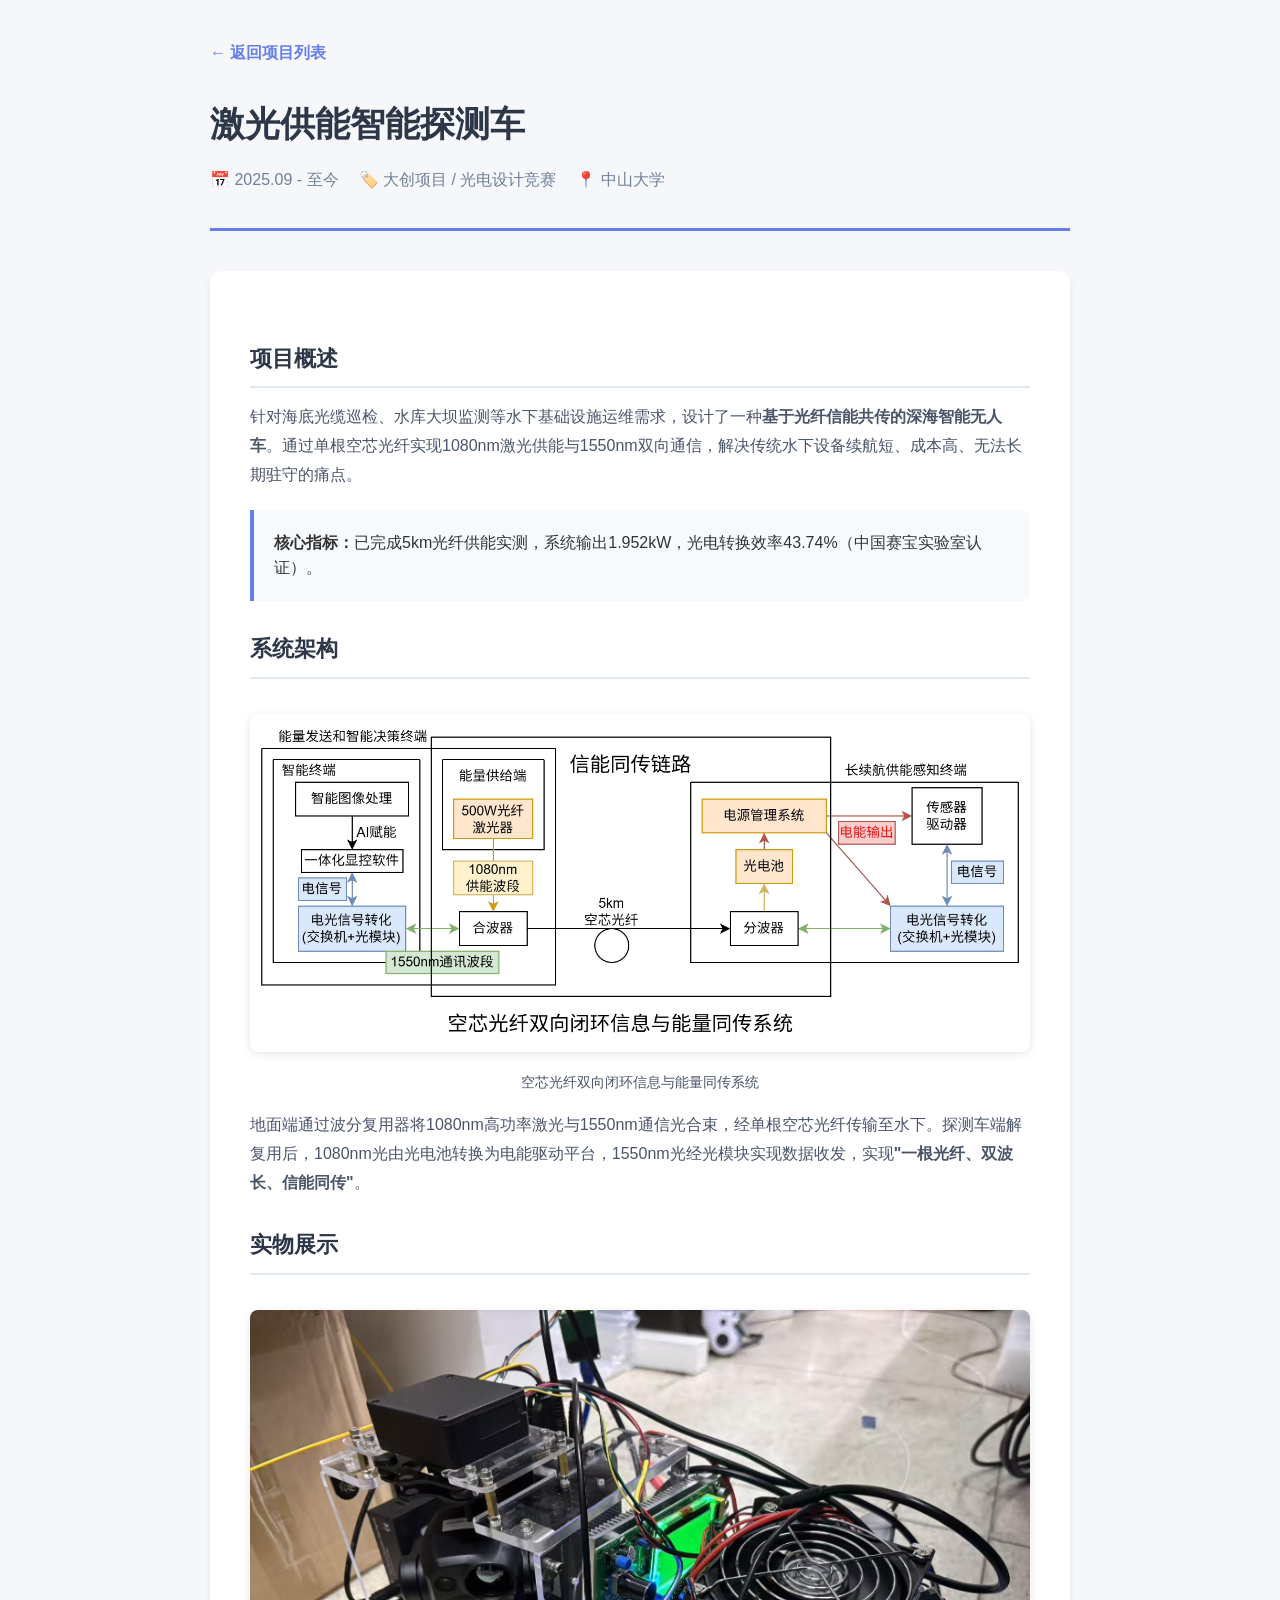
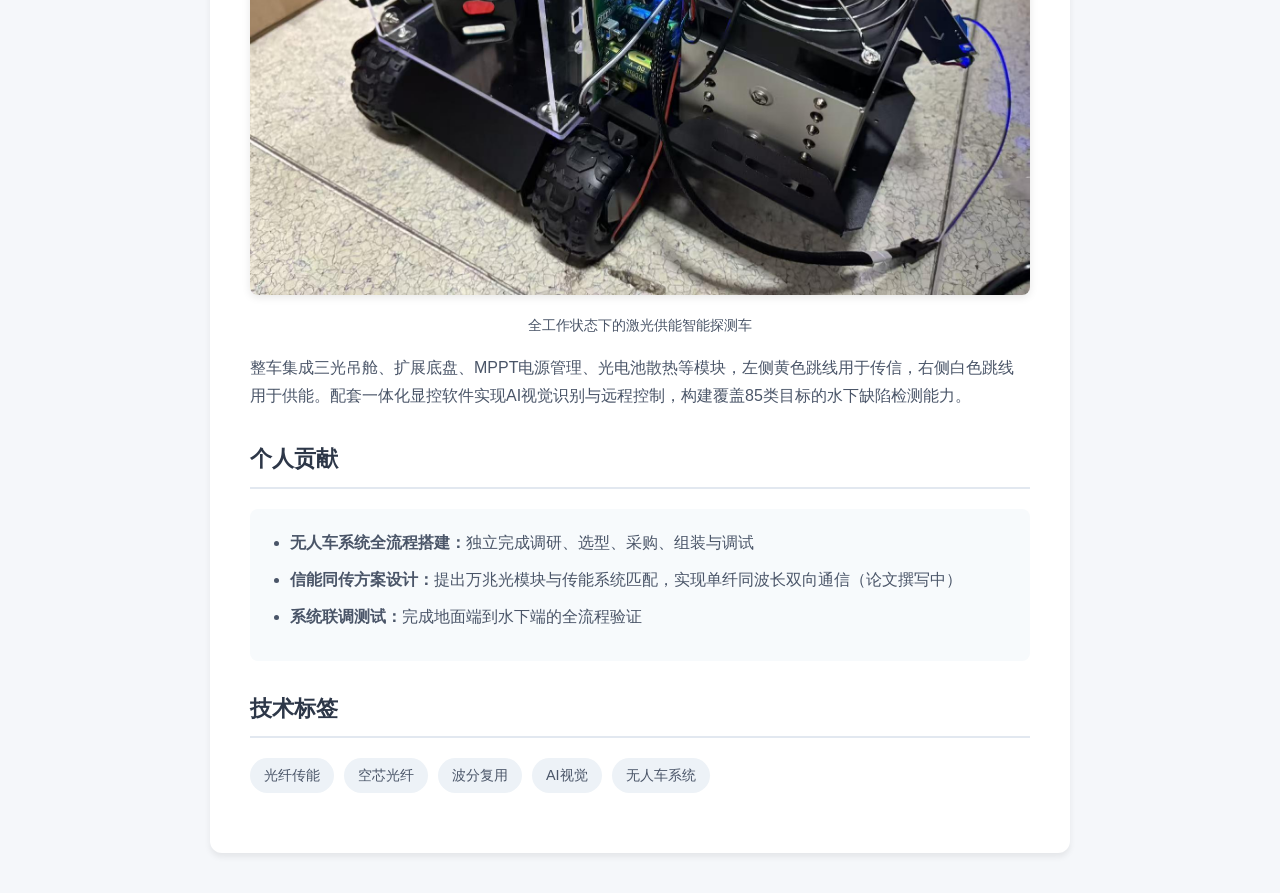
<file: projects/project-1.html>
<!DOCTYPE html>
<html lang="zh-CN">
<head>
    <meta charset="UTF-8">
    <meta name="viewport" content="width=device-width, initial-scale=1.0">
    <title>激光供能智能探测车 | 项目详情</title>
    <link rel="stylesheet" href="../style.css">
    <style>
        .project-detail {
            max-width: 900px;
            margin: 0 auto;
            padding: 40px 20px;
        }
        
        .back-link {
            display: inline-block;
            margin-bottom: 30px;
            color: #667eea;
            text-decoration: none;
            font-weight: 600;
        }
        
        .back-link:hover {
            text-decoration: underline;
        }
        
        .detail-header {
            margin-bottom: 40px;
            padding-bottom: 20px;
            border-bottom: 3px solid #667eea;
        }
        
        .detail-title {
            font-size: 2.2em;
            color: #2d3748;
            margin-bottom: 15px;
        }
        
        .detail-meta {
            display: flex;
            gap: 20px;
            color: #718096;
            margin-bottom: 15px;
            flex-wrap: wrap;
        }
        
        .detail-content {
            background: white;
            padding: 40px;
            border-radius: 12px;
            box-shadow: 0 4px 6px rgba(0,0,0,0.07);
        }
        
        .detail-content h2 {
            color: #2d3748;
            margin: 30px 0 15px;
            padding-bottom: 10px;
            border-bottom: 2px solid #e2e8f0;
            font-size: 1.4em;
        }
        
        .detail-content p {
            margin-bottom: 15px;
            line-height: 1.8;
            color: #4a5568;
        }
        
        .detail-content img {
            max-width: 100%;
            height: auto;
            border-radius: 8px;
            margin: 20px 0;
            box-shadow: 0 2px 8px rgba(0,0,0,0.1);
        }
        
        .image-caption {
            text-align: center;
            color: #718096;
            font-size: 0.9em;
            margin-top: -10px;
            margin-bottom: 25px;
        }
        
        .highlight-box {
            background: #f7fafc;
            border-left: 4px solid #667eea;
            padding: 20px;
            margin: 20px 0;
            border-radius: 0 8px 8px 0;
        }
        
        .tech-stack {
            display: flex;
            flex-wrap: wrap;
            gap: 10px;
            margin: 20px 0;
        }
        
        .tech-tag {
            background: #edf2f7;
            padding: 6px 14px;
            border-radius: 20px;
            font-size: 0.9em;
            color: #4a5568;
        }
        
        .contribution-list {
            background: #f7fafc;
            padding: 20px;
            border-radius: 8px;
            margin: 20px 0;
        }
        
        .contribution-list ul {
            margin: 0;
            padding-left: 20px;
        }
        
        .contribution-list li {
            margin-bottom: 10px;
            line-height: 1.7;
            color: #4a5568;
        }
        
        @media (max-width: 768px) {
            .detail-content {
                padding: 20px;
            }
        }
    </style>
</head>
<body>
    <div class="project-detail">
        <a href="../index.html" class="back-link">← 返回项目列表</a>
        
        <header class="detail-header">
            <h1 class="detail-title">激光供能智能探测车</h1>
            <div class="detail-meta">
                <span>📅 2025.09 - 至今</span>
                <span>🏷️ 大创项目 / 光电设计竞赛</span>
                <span>📍 中山大学</span>
            </div>
        </header>
        
        <article class="detail-content">
            <h2>项目概述</h2>
            <p>针对海底光缆巡检、水库大坝监测等水下基础设施运维需求，设计了一种<strong>基于光纤信能共传的深海智能无人车</strong>。通过单根空芯光纤实现1080nm激光供能与1550nm双向通信，解决传统水下设备续航短、成本高、无法长期驻守的痛点。</p>
            
            <div class="highlight-box">
                <strong>核心指标：</strong>已完成5km光纤供能实测，系统输出1.952kW，光电转换效率43.74%（中国赛宝实验室认证）。
            </div>
            
            <h2>系统架构</h2>
            <img src="../images/project-1/system-architecture.png" alt="系统架构图">
            <p class="image-caption">空芯光纤双向闭环信息与能量同传系统</p>
            
            <p>地面端通过波分复用器将1080nm高功率激光与1550nm通信光合束，经单根空芯光纤传输至水下。探测车端解复用后，1080nm光由光电池转换为电能驱动平台，1550nm光经光模块实现数据收发，实现<strong>"一根光纤、双波长、信能同传"</strong>。</p>
            
            <h2>实物展示</h2>
            <img src="../images/project-1/full-vehicle.png" alt="整车实物">
            <p class="image-caption">全工作状态下的激光供能智能探测车</p>
            
            <p>整车集成三光吊舱、扩展底盘、MPPT电源管理、光电池散热等模块，左侧黄色跳线用于传信，右侧白色跳线用于供能。配套一体化显控软件实现AI视觉识别与远程控制，构建覆盖85类目标的水下缺陷检测能力。</p>
            
            <h2>个人贡献</h2>
            <div class="contribution-list">
                <ul>
                    <li><strong>无人车系统全流程搭建：</strong>独立完成调研、选型、采购、组装与调试</li>
                    <li><strong>信能同传方案设计：</strong>提出万兆光模块与传能系统匹配，实现单纤同波长双向通信（论文撰写中）</li>
                    <li><strong>系统联调测试：</strong>完成地面端到水下端的全流程验证</li>
                </ul>
            </div>
            
            <h2>技术标签</h2>
            <div class="tech-stack">
                <span class="tech-tag">光纤传能</span>
                <span class="tech-tag">空芯光纤</span>
                <span class="tech-tag">波分复用</span>
                <span class="tech-tag">AI视觉</span>
                <span class="tech-tag">无人车系统</span>
            </div>
        </article>
    </div>
</body>
</html>
</file>
<file: style.css>
/* 基础重置 */
* {
    margin: 0;
    padding: 0;
    box-sizing: border-box;
}

body {
    font-family: -apple-system, BlinkMacSystemFont, "Segoe UI", Roboto, "Helvetica Neue", Arial, sans-serif;
    line-height: 1.6;
    color: #333;
    background-color: #f5f7fa;
}

.container {
    max-width: 1200px;
    margin: 0 auto;
    padding: 0 20px;
}

/* 顶部简介区 */
.hero {
    background: linear-gradient(135deg, #667eea 0%, #764ba2 100%);
    color: white;
    padding: 80px 0;
    text-align: center;
    margin-bottom: 50px;
}

.hero h1 {
    font-size: 2.5em;
    margin-bottom: 10px;
    font-weight: 700;
}

.subtitle {
    font-size: 1.2em;
    opacity: 0.9;
    margin-bottom: 20px;
}

.contact a {
    color: white;
    text-decoration: none;
    border-bottom: 1px solid rgba(255,255,255,0.3);
    transition: border-color 0.3s;
}

.contact a:hover {
    border-color: white;
}

/* 项目网格 */
.section-title {
    font-size: 1.8em;
    margin-bottom: 30px;
    color: #2d3748;
    position: relative;
    padding-bottom: 10px;
}

.section-title::after {
    content: '';
    position: absolute;
    bottom: 0;
    left: 0;
    width: 60px;
    height: 4px;
    background: linear-gradient(135deg, #667eea 0%, #764ba2 100%);
    border-radius: 2px;
}

.projects-grid {
    display: grid;
    grid-template-columns: repeat(auto-fill, minmax(350px, 1fr));
    gap: 30px;
    margin-bottom: 80px;
}

/* 项目卡片 */
.project-card {
    background: white;
    border-radius: 12px;
    overflow: hidden;
    box-shadow: 0 4px 6px rgba(0,0,0,0.07);
    transition: all 0.3s ease;
    cursor: pointer;
    border: 1px solid #e2e8f0;
}

.project-card:hover {
    transform: translateY(-5px);
    box-shadow: 0 12px 24px rgba(0,0,0,0.15);
    border-color: #cbd5e0;
}

.card-image {
    width: 100%;
    height: 220px;
    overflow: hidden;
    background: #edf2f7;
}

.card-image img {
    width: 100%;
    height: 100%;
    object-fit: cover;
    transition: transform 0.3s;
}

.project-card:hover .card-image img {
    transform: scale(1.05);
}

.card-content {
    padding: 25px;
}

.card-tags {
    margin-bottom: 12px;
}

.tag {
    display: inline-block;
    padding: 4px 12px;
    background: #edf2f7;
    color: #4a5568;
    border-radius: 20px;
    font-size: 0.85em;
    margin-right: 8px;
    margin-bottom: 5px;
}

.card-title {
    font-size: 1.3em;
    color: #2d3748;
    margin-bottom: 12px;
    line-height: 1.3;
}

.card-desc {
    color: #718096;
    font-size: 0.95em;
    line-height: 1.6;
    margin-bottom: 20px;
    display: -webkit-box;
    -webkit-line-clamp: 3;
    -webkit-box-orient: vertical;
    overflow: hidden;
}

.card-meta {
    display: flex;
    justify-content: space-between;
    align-items: center;
    padding-top: 15px;
    border-top: 1px solid #e2e8f0;
}

.date {
    color: #a0aec0;
    font-size: 0.9em;
}

.arrow {
    color: #667eea;
    font-weight: 600;
    font-size: 0.9em;
    transition: transform 0.3s;
}

.project-card:hover .arrow {
    transform: translateX(5px);
}

/* 页脚 */
footer {
    text-align: center;
    padding: 40px 0;
    color: #718096;
    border-top: 1px solid #e2e8f0;
    background: white;
}

/* 响应式 */
@media (max-width: 768px) {
    .projects-grid {
        grid-template-columns: 1fr;
        gap: 20px;
    }
    
    .hero h1 {
        font-size: 2em;
    }
    
    .hero {
        padding: 50px 0;
    }
}
</file>
